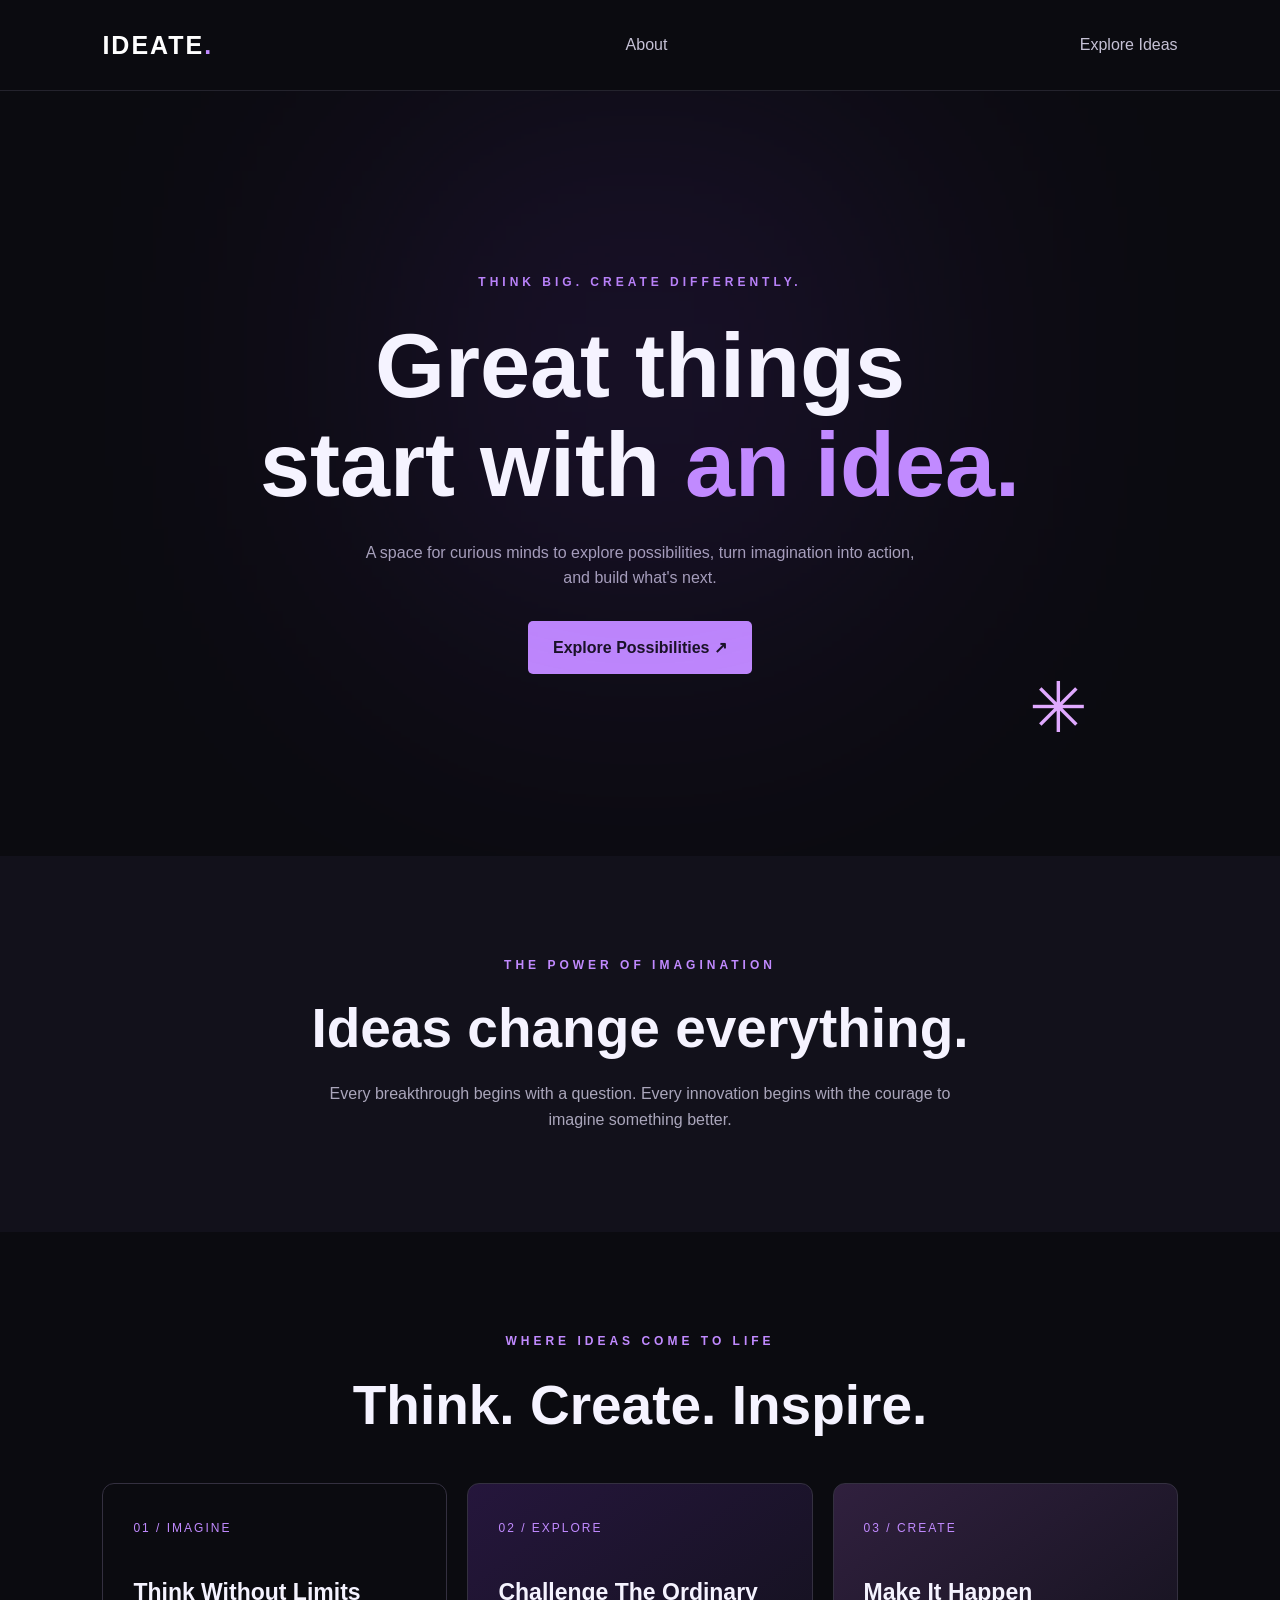
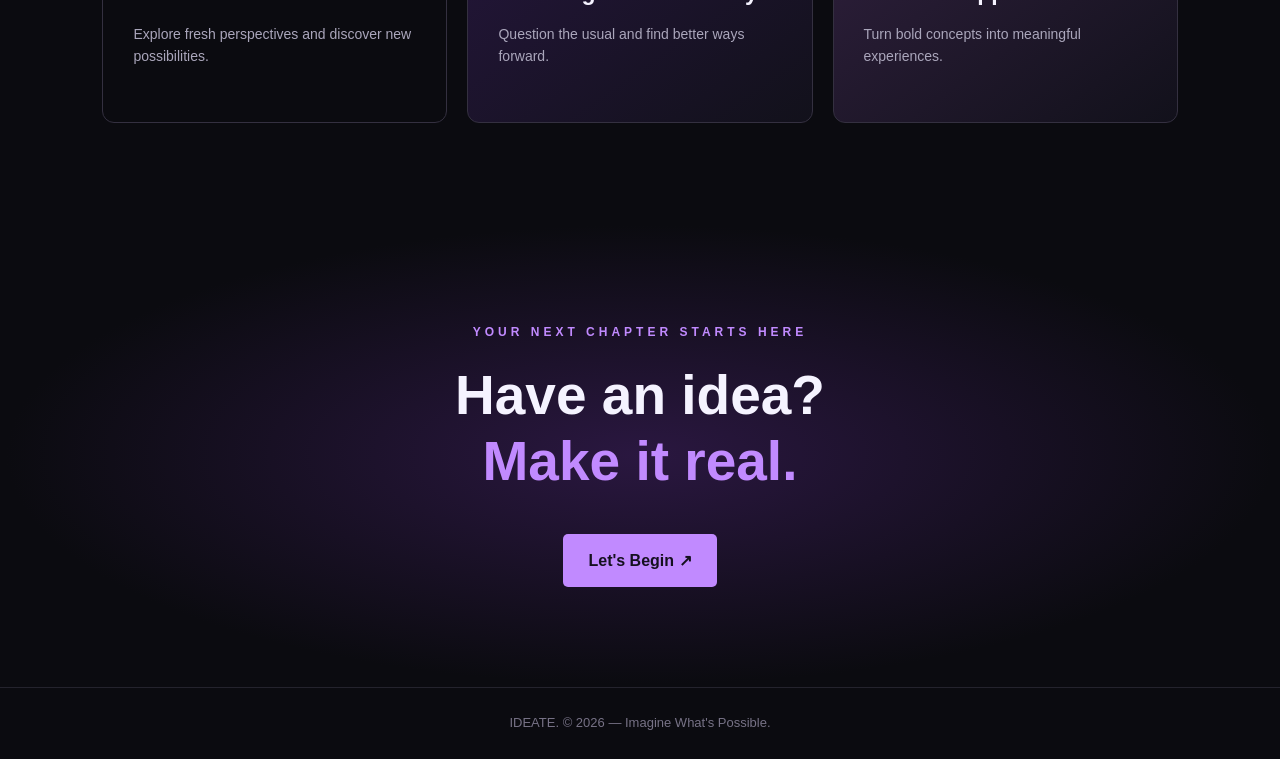
<file: ideate-landing-page/index.html>
<!DOCTYPE html>
<html lang="en">
<head>
  <meta charset="UTF-8">
  <meta name="viewport" content="width=device-width, initial-scale=1.0">
  <title>IDEATE — Ideas Into Reality</title>
  <link rel="stylesheet" href="style.css">
</head>
<body>
  <nav>
    <a class="logo" href="#">IDEATE<span>.</span></a>
    <a href="#about">About</a>
    <a href="#ideas">Explore Ideas</a>
  </nav>

  <section class="hero">
    <div class="glow"></div>
    <p class="tag">THINK BIG. CREATE DIFFERENTLY.</p>
    <h1>Great things<br>start with <span>an idea.</span></h1>
    <p class="intro">
      A space for curious minds to explore possibilities,
      turn imagination into action, and build what's next.
    </p>
    <a class="button" href="#ideas">Explore Possibilities ↗</a>
    <div class="orbit">✳</div>
  </section>

  <section id="about" class="about">
    <p class="tag">THE POWER OF IMAGINATION</p>
    <h2>Ideas change everything.</h2>
    <p>
      Every breakthrough begins with a question.
      Every innovation begins with the courage to imagine
      something better.
    </p>
  </section>

  <section id="ideas" class="ideas">
    <p class="tag">WHERE IDEAS COME TO LIFE</p>
    <h2>Think. Create. Inspire.</h2>

    <div class="cards">
      <article class="card card-one">
        <span>01 / IMAGINE</span>
        <h3>Think Without Limits</h3>
        <p>Explore fresh perspectives and discover new possibilities.</p>
      </article>

      <article class="card card-two">
        <span>02 / EXPLORE</span>
        <h3>Challenge The Ordinary</h3>
        <p>Question the usual and find better ways forward.</p>
      </article>

      <article class="card card-three">
        <span>03 / CREATE</span>
        <h3>Make It Happen</h3>
        <p>Turn bold concepts into meaningful experiences.</p>
      </article>
    </div>
  </section>

  <section class="cta">
    <p class="tag">YOUR NEXT CHAPTER STARTS HERE</p>
    <h2>Have an idea?<br><span>Make it real.</span></h2>
    <a href="#about" class="button">Let's Begin ↗</a>
  </section>

  <footer>IDEATE. © 2026 — Imagine What's Possible.</footer>

  <script src="script.js"></script>
</body>
</html>
</file>
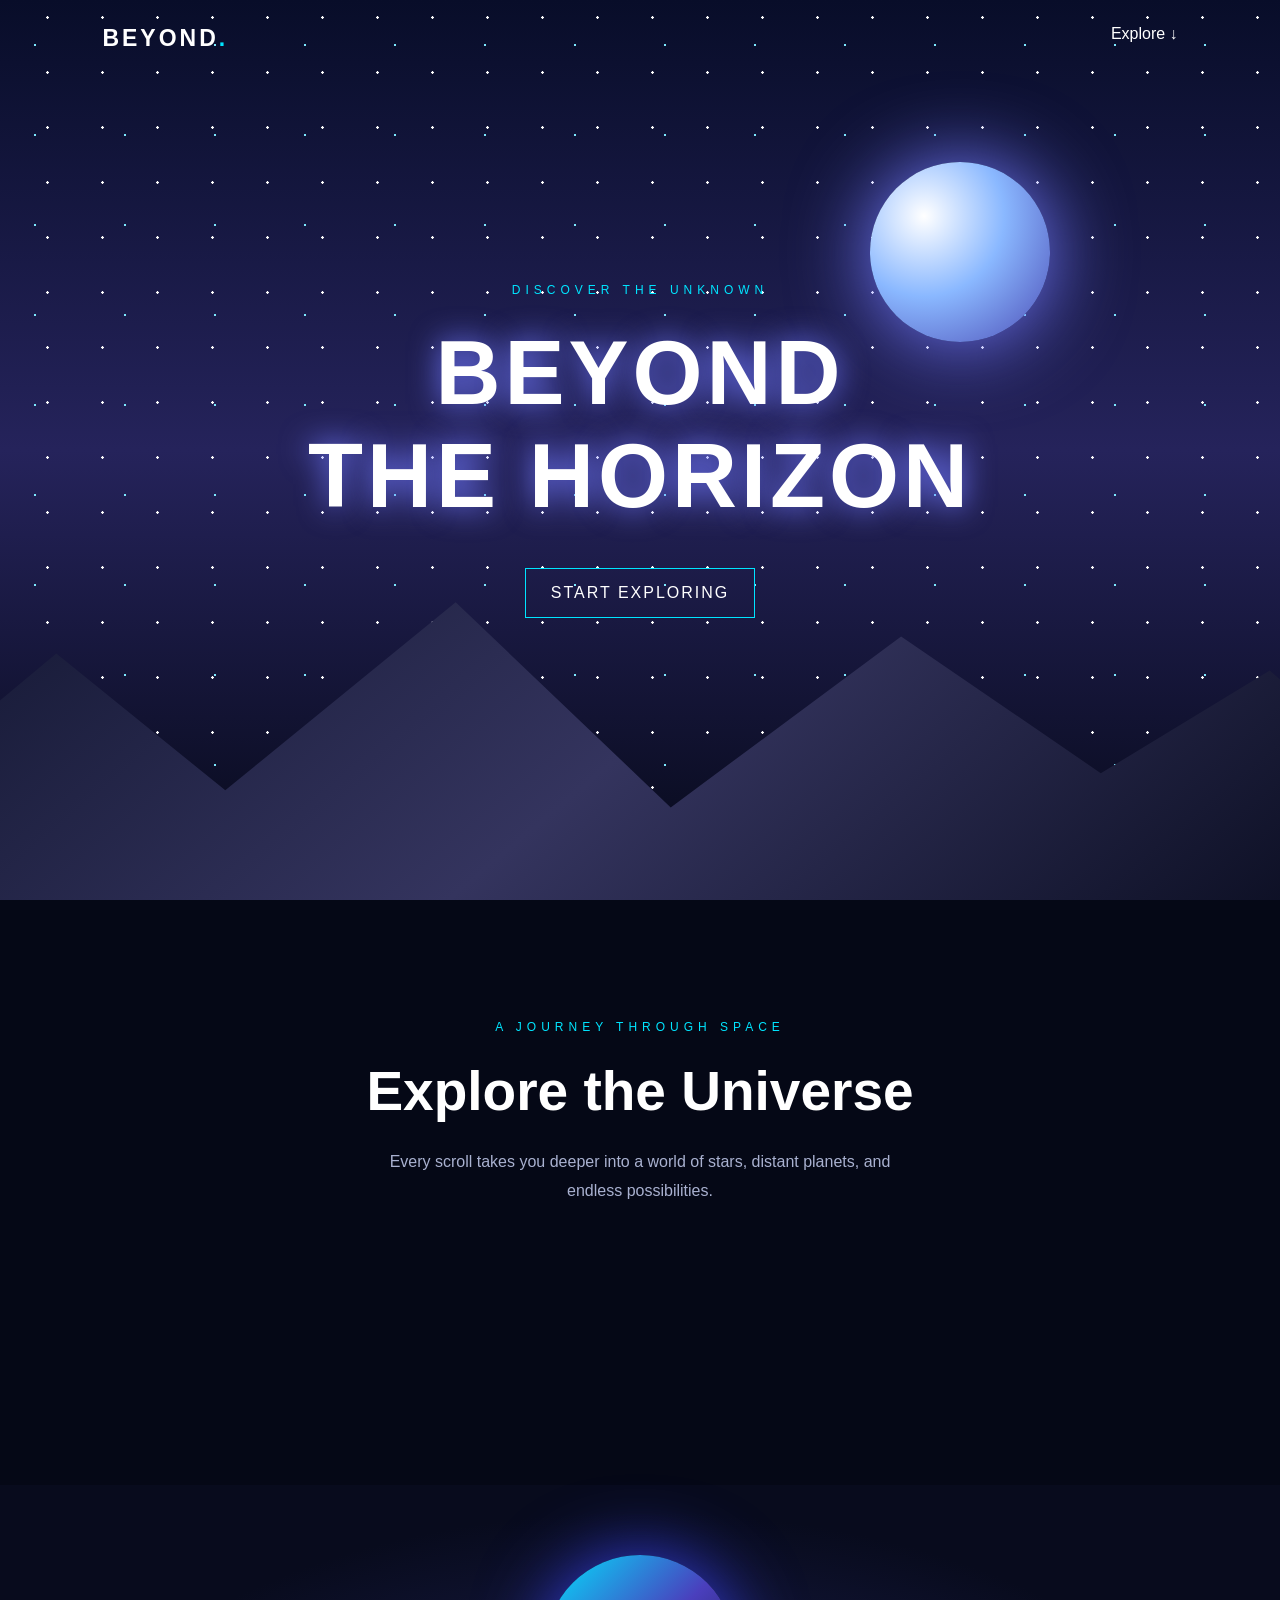
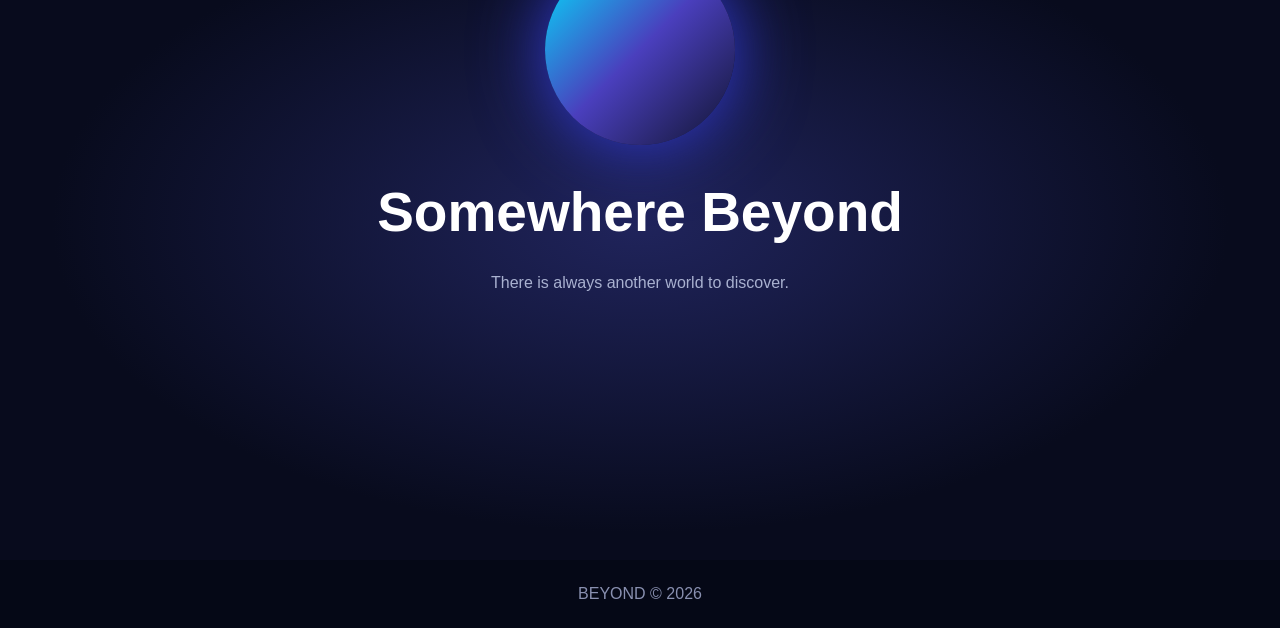
<file: interactive-parallax-page/index.html>
<!DOCTYPE html>
<html lang="en">
<head>
  <meta charset="UTF-8">
  <meta name="viewport" content="width=device-width, initial-scale=1.0">
  <title>Beyond Space</title>
  <link rel="stylesheet" href="style.css">
</head>
<body>
  <header>
    <a class="logo" href="#">BEYOND<span>.</span></a>
    <a href="#explore">Explore ↓</a>
  </header>

  <section class="hero">
    <div class="stars"></div>
    <div class="moon"></div>
    <div class="mountains"></div>
    <div class="hero-text">
      <p>DISCOVER THE UNKNOWN</p>
      <h1>BEYOND<br>THE HORIZON</h1>
      <a class="button" href="#explore">START EXPLORING</a>
    </div>
  </section>

  <section id="explore" class="content">
    <p class="tag">A JOURNEY THROUGH SPACE</p>
    <h2>Explore the Universe</h2>
    <p>
      Every scroll takes you deeper into a world of stars,
      distant planets, and endless possibilities.
    </p>
  </section>

  <section class="planet-section">
    <div class="planet"></div>
    <h2>Somewhere Beyond</h2>
    <p>There is always another world to discover.</p>
  </section>

  <footer>BEYOND © 2026</footer>

  <script src="script.js"></script>
</body>
</html>
</file>
<file: ideate-landing-page/style.css>
* {
  margin: 0;
  padding: 0;
  box-sizing: border-box;
}

html {
  scroll-behavior: smooth;
}

body {
  background: #0b0b10;
  color: #f5f3ff;
  font-family: Arial, sans-serif;
  line-height: 1.6;
}

nav {
  display: flex;
  align-items: center;
  justify-content: space-between;
  padding: 25px 8%;
  border-bottom: 1px solid #24232d;
}

nav a {
  color: #c5c1d5;
  text-decoration: none;
}

nav a:hover {
  color: #fff;
}

.logo {
  font-size: 25px;
  font-weight: 900;
  letter-spacing: 2px;
  color: white;
}

.logo span,
h1 span,
.cta h2 span {
  color: #c18aff;
}

.hero {
  min-height: 85vh;
  padding: 120px 20px;
  position: relative;
  overflow: hidden;
  text-align: center;
  display: flex;
  flex-direction: column;
  align-items: center;
  justify-content: center;
}

.glow {
  position: absolute;
  width: 400px;
  height: 400px;
  top: 10%;
  background: #7136c5;
  filter: blur(160px);
  opacity: 0.25;
  pointer-events: none;
}

.tag {
  color: #c18aff;
  font-size: 12px;
  letter-spacing: 4px;
  font-weight: bold;
}

.hero h1 {
  font-size: clamp(45px, 8vw, 90px);
  line-height: 1.1;
  margin: 25px 0;
  position: relative;
}

.intro {
  color: #aaa6bb;
  max-width: 550px;
  margin-bottom: 30px;
}

.button {
  display: inline-block;
  background: #c18aff;
  color: #15101f;
  padding: 14px 25px;
  border-radius: 5px;
  text-decoration: none;
  font-weight: bold;
  transition: 0.25s;
}

.button:hover {
  background: #e1c5ff;
  transform: translateY(-3px);
}

.orbit {
  position: absolute;
  right: 15%;
  bottom: 12%;
  font-size: 70px;
  color: #e0a9ff;
  animation: spin 12s linear infinite;
}

.about {
  padding: 100px 20px;
  text-align: center;
  background: #12111b;
}

h2 {
  font-size: clamp(32px, 5vw, 55px);
  line-height: 1.2;
  margin: 20px 0;
}

.about > p:last-child {
  max-width: 650px;
  margin: auto;
  color: #aaa6bb;
}

.ideas {
  padding: 100px 8%;
  text-align: center;
}

.cards {
  display: grid;
  grid-template-columns: repeat(3, 1fr);
  gap: 20px;
  margin-top: 45px;
  text-align: left;
}

.card {
  padding: 30px;
  min-height: 240px;
  border: 1px solid #343040;
  border-radius: 12px;
  transition: 0.3s;
}

.card:hover {
  transform: translateY(-8px);
  border-color: #c18aff;
}

.card span {
  color: #c18aff;
  font-size: 12px;
  letter-spacing: 2px;
}

.card h3 {
  margin: 35px 0 12px;
  font-size: 23px;
}

.card p {
  color: #aaa6bb;
  font-size: 14px;
}

.card-two {
  background: linear-gradient(145deg, #25163c, #12111b);
}

.card-three {
  background: linear-gradient(145deg, #30203e, #12111b);
}

.cta {
  padding: 100px 20px;
  text-align: center;
  background: radial-gradient(ellipse, #2a1740, #0b0b10 70%);
}

.cta .button {
  margin-top: 20px;
}

footer {
  padding: 25px;
  text-align: center;
  color: #777286;
  font-size: 13px;
  border-top: 1px solid #24232d;
}

@keyframes spin {
  to { transform: rotate(360deg); }
}

@media (max-width: 700px) {
  nav {
    padding: 20px 5%;
    gap: 15px;
  }

  nav a {
    font-size: 13px;
  }

  .cards {
    grid-template-columns: 1fr;
  }

  .orbit {
    right: 5%;
    font-size: 40px;
  }
}
</file>
<file: interactive-parallax-page/style.css>
* {
  margin: 0;
  padding: 0;
  box-sizing: border-box;
}

html {
  scroll-behavior: smooth;
}

body {
  background: #050816;
  color: white;
  font-family: Arial, sans-serif;
  overflow-x: hidden;
}

header {
  position: absolute;
  top: 0;
  width: 100%;
  padding: 25px 8%;
  display: flex;
  justify-content: space-between;
  z-index: 10;
}

header a {
  color: white;
  text-decoration: none;
}

.logo {
  font-size: 23px;
  font-weight: bold;
  letter-spacing: 3px;
}

.logo span {
  color: #00e5ff;
}

.hero {
  height: 100vh;
  min-height: 600px;
  position: relative;
  overflow: hidden;
  display: grid;
  place-items: center;
  background: linear-gradient(#080d29, #25235b, #050816);
}

.stars {
  position: absolute;
  inset: -50%;
  background-image:
    radial-gradient(white 1px, transparent 1.5px),
    radial-gradient(#7deaff 1px, transparent 1.5px);
  background-size: 55px 55px, 90px 90px;
  animation: twinkle 5s linear infinite;
}

.moon {
  position: absolute;
  width: 180px;
  height: 180px;
  border-radius: 50%;
  background: radial-gradient(circle at 30% 30%, #fff, #8ab8ff 45%, #4b4bb5);
  box-shadow: 0 0 80px #747bff;
  top: 18%;
  right: 18%;
}

.mountains {
  position: absolute;
  bottom: -10px;
  width: 120%;
  height: 38%;
  left: -10%;
  background: linear-gradient(140deg, #11152f, #34345e, #080b1d);
  clip-path: polygon(
    0 70%, 12% 25%, 23% 65%, 38% 10%,
    52% 70%, 67% 20%, 80% 60%, 91% 30%,
    100% 65%, 100% 100%, 0 100%
  );
}

.hero-text {
  position: relative;
  z-index: 2;
  text-align: center;
  padding: 20px;
}

.hero-text p, .tag {
  color: #00e5ff;
  letter-spacing: 5px;
  font-size: 12px;
}

h1 {
  font-size: clamp(42px, 8vw, 90px);
  letter-spacing: 4px;
  margin: 25px 0;
  text-shadow: 0 0 30px #727aff;
}

.button {
  display: inline-block;
  margin-top: 15px;
  padding: 15px 25px;
  border: 1px solid #00e5ff;
  color: white;
  text-decoration: none;
  letter-spacing: 2px;
}

.button:hover {
  background: #00e5ff;
  color: #050816;
}

.content {
  min-height: 65vh;
  padding: 120px 20px;
  text-align: center;
  background: #050816;
}

.content h2, .planet-section h2 {
  font-size: clamp(30px, 5vw, 55px);
  margin: 25px 0;
}

.content > p:last-child,
.planet-section p {
  max-width: 550px;
  margin: auto;
  color: #a9b1d0;
  line-height: 1.8;
}

.planet-section {
  min-height: 75vh;
  padding: 70px 20px;
  text-align: center;
  background: radial-gradient(ellipse, #20245c, #080b1d 65%);
}

.planet {
  width: 190px;
  height: 190px;
  margin: 0 auto 35px;
  border-radius: 50%;
  background: linear-gradient(135deg, #00e5ff, #4a3fbd, #10142e);
  box-shadow: 0 0 70px #343cdb;
}

footer {
  padding: 25px;
  text-align: center;
  color: #8990b0;
}

@keyframes twinkle {
  from { transform: translateY(0); }
  to { transform: translateY(80px); }
}

@media (max-width: 600px) {
  .moon {
    width: 100px;
    height: 100px;
    right: 10%;
  }

  h1 {
    letter-spacing: 1px;
  }
}
</file>
